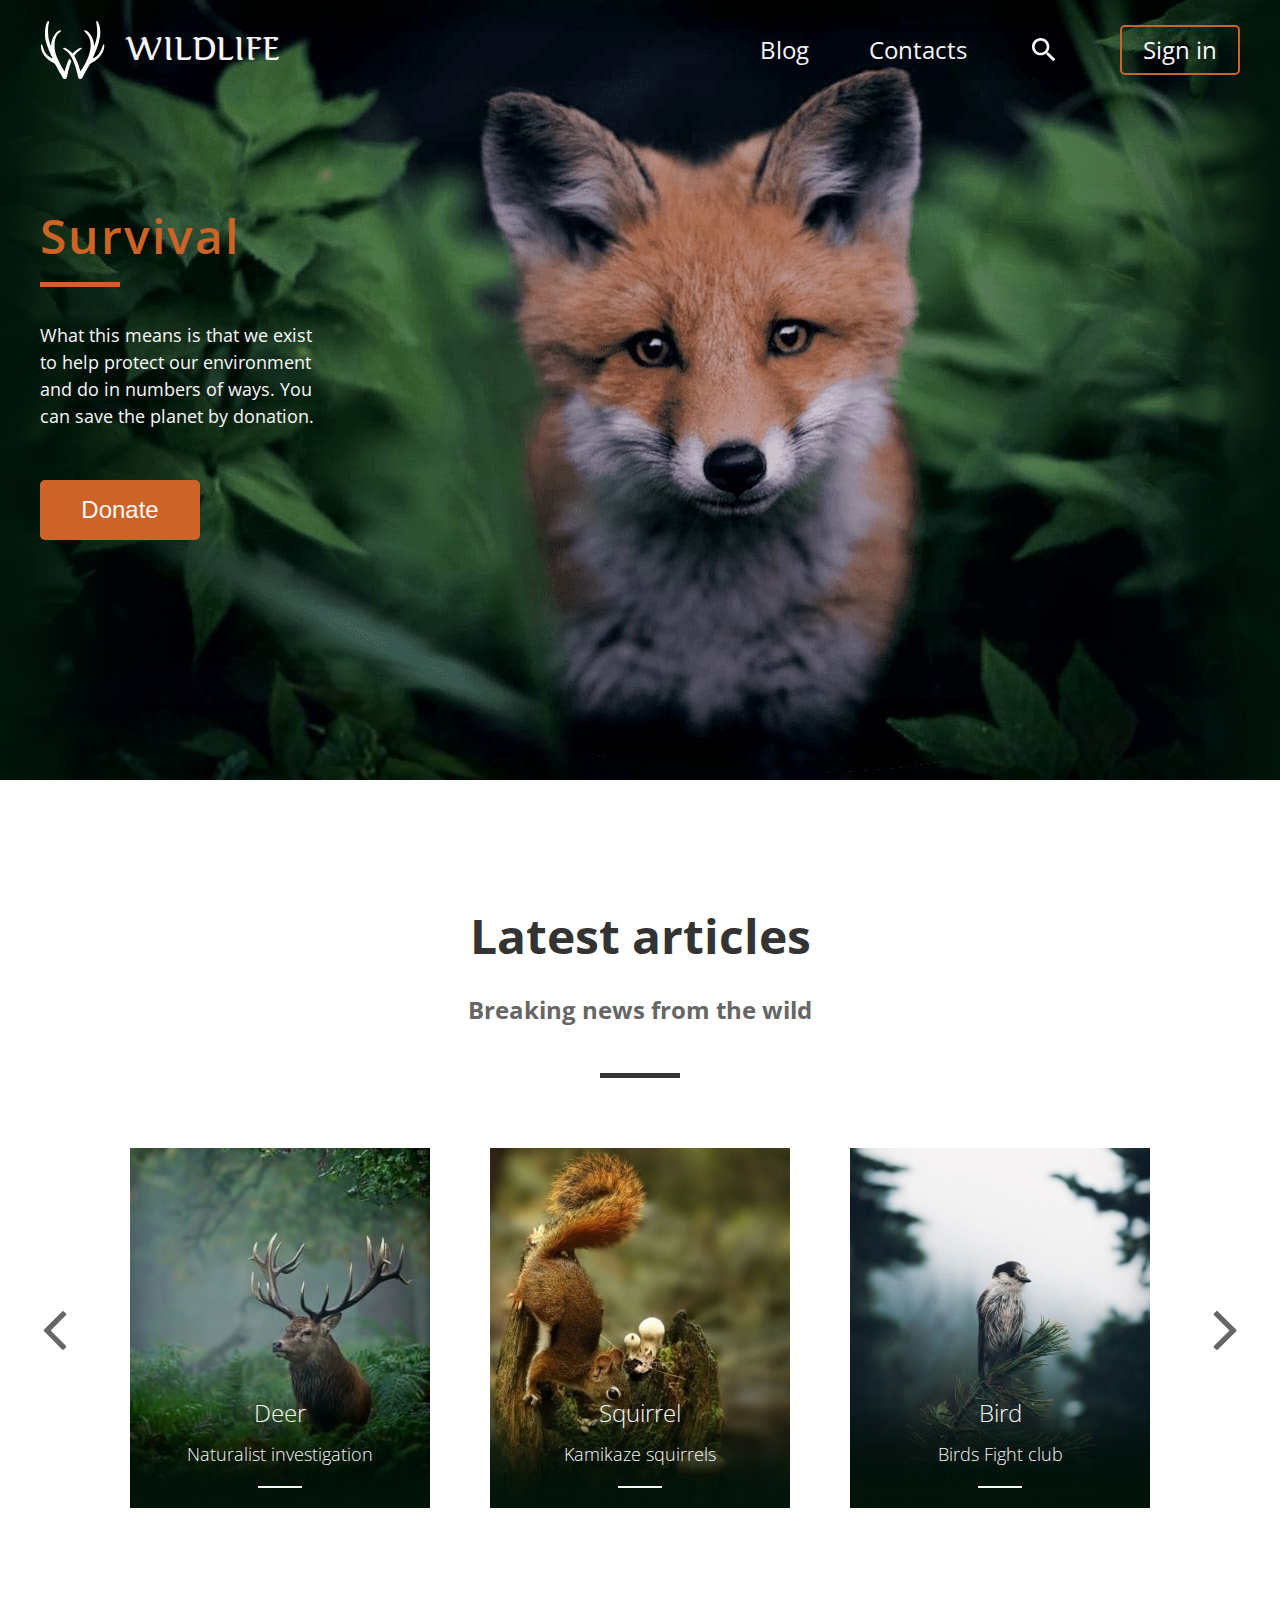
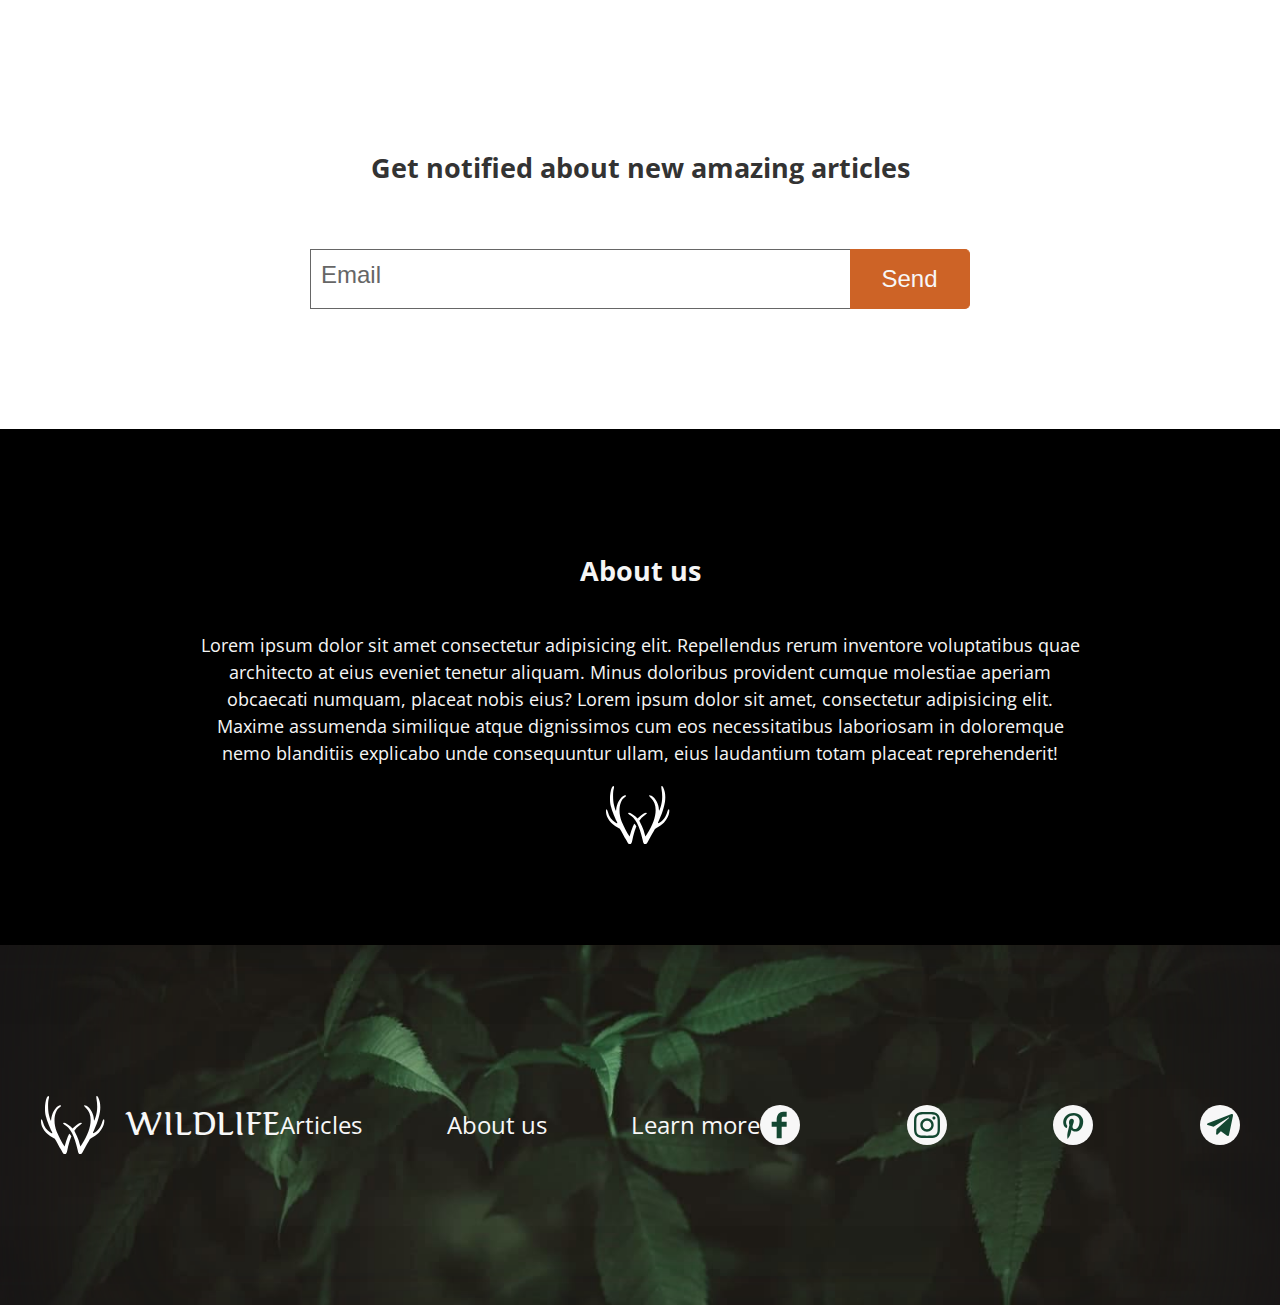
<file: 06-build-page/project-dist/index.html>
<!DOCTYPE html>
<html lang="en">
  <head>
    <meta charset="UTF-8" />
    <meta name="viewport" content="width=device-width, initial-scale=1.0" />
    <link
      href="https://fonts.googleapis.com/css2?family=Open+Sans:wght@100;300;400;600&display=swap"
      rel="stylesheet"
    />
    <link rel="stylesheet" href="style.css" />
    <title>wildlife</title>
  </head>

  <body>
    <header class="header">
  <div class="container">
    <div class="inner-container">
      <nav class="main-nav">
        <div class="logo">
          <div class="logo-icon"></div>
          <h1>wildlife</h1>
        </div>
        <ul class="nav-list">
          <li class="list-item"><a href="#">Blog</a></li>
          <li class="list-item"><a href="#">Contacts</a></li>
          <li class="list-item search"><a href="#"></a></li>
          <li class="list-item login"><a href="#">Sign in</a></li>
        </ul>
      </nav>
      <div class="header-promo">
        <h2 class="header-title">Survival</h2>
        <p class="header-text">
          What this means is that we exist to help protect our environment
          and do in numbers of ways. You can save the planet by donation.
        </p>
        <button class="header-button">Donate</button>
      </div>
    </div>
  </div>
</header>

    <main class="main"><div class="container">
  <div class="inner-container">
    <h2 class="main-title">Latest articles</h2>
    <h3 class="main-subtitle">Breaking news from the wild</h3>
    <div class="slider">
      <a class="arrow arrow-left"></a>
      <div class="item item1">
        <a href="#">
          <h2 class="item-title">Deer</h2>
          <h3 class="item-subtitle">Naturalist investigation</h3>
        </a>
      </div>
      <div class="item item2">
        <a href="#">
          <h2 class="item-title">Squirrel</h2>
          <h3 class="item-subtitle">Kamikaze squirrels</h3>
        </a>
      </div>
      <div class="item item3">
        <a href="#">
          <h2 class="item-title">Bird</h2>
          <h3 class="item-subtitle">Birds Fight club</h3>
        </a>
      </div>
      <a class="arrow arrow-right"></a>
    </div>
    <div class="mail">
      <h2 class="mail-title">Get notified about new amazing articles</h2>
      <form action="#" method="post" class="mail-form">
        <input
          type="text"
          class="mail-input"
          placeholder="Email"
          required
          autofocus
        />
        <input type="submit" class="mail-button" value="Send"/>
      </form>
    </div>
  </div>
</div>
 <div class="about-container">
  <h2>About us</h2>
  <p class="about-text">
    Lorem ipsum dolor sit amet consectetur adipisicing elit. Repellendus rerum
    inventore voluptatibus quae architecto at eius eveniet tenetur aliquam.
    Minus doloribus provident cumque molestiae aperiam obcaecati numquam,
    placeat nobis eius? Lorem ipsum dolor sit amet, consectetur adipisicing
    elit. Maxime assumenda similique atque dignissimos cum eos necessitatibus
    laboriosam in doloremque nemo blanditiis explicabo unde consequuntur ullam,
    eius laudantium totam placeat reprehenderit!
  </p>
  <div class="logo-icon"></div>
</div>
</main>
    <footer class="footer">
  <div class="container">
    <div class="inner-container footer-inner-container">
      <div class="logo">
        <div class="logo-icon"></div>
        <h2>wildlife</h2>
      </div>
      <ul class="nav-list">
        <li class="list-item"><a href="#">Articles</a></li>
        <li class="list-item"><a href="#">About us</a></li>
        <li class="list-item"><a href="#">Learn more</a></li>
      </ul>
      <ul class="nav-list social-list">
        <li class="list-item social-item fb"><a href="#"></a></li>
        <li class="list-item social-item instagramm"><a href="#"></a></li>
        <li class="list-item social-item pinterest"><a href="#"></a></li>
        <li class="list-item social-item telegram"><a href="#"></a></li>
      </ul>
    </div>
  </div>
</footer>

  </body>
</html>
</file>
<file: 06-build-page/project-dist/style.css>
.about-container {
  padding-top: 100px;
  padding-bottom: 100px;

  display: flex;
  flex-direction: column;
  justify-content: space-between;
  align-items: center;

  text-align: center;

  background-color: black;
  color: whitesmoke;
}

.about-text {
  width: 70%;
}


footer {
  background-color: #181617;
}

footer .container {
  background-image: url('assets/img/footer.jpg');
  background-size: cover;
  box-shadow: -150px 0 150px -100px #181617 inset, 150px 0 150px -100px #181617 inset;
}

.footer-inner-container {
  display: flex;
  align-items: center;
  justify-content: space-between;  
  min-height: 360px;
}

.social-list {
  width: 240px;
  display: flex;
  justify-content: space-between;
  align-items: center;
}

.social-item {
  width: 40px;
  height: 40px;
  border-radius: 20px;
}

.social-item a {
  display: block;
  width: 40px;
  height: 40px;
  border-radius: 20px;
  background-color: #f7f7f7;
  background-size: contain;
  background-position: center center;
  background-repeat: no-repeat;
}

.fb a {
  background-image: url('assets/svg/facebook.svg');
}

.instagramm a {
  background-image: url('assets/svg/instagram.svg');
  background-size: 26px;
}

.pinterest a {
  background-image: url('assets/svg/pinterest.svg');
}

.telegram a {
  background-image: url('assets/svg/telegram.svg');
  background-size: 26px;
}
@font-face {
  font-family: 'Karolina';
  src: url('assets/fonts/Karolina-Regular.woff2') format('woff2');
  font-weight: normal;
  font-style: normal;
}

* {
  box-sizing: border-box;
}

body {
  margin: 0;
  padding: 0;
  font-family: 'Open Sans', sans-serif;
  font-size: 18px;
  line-height: 1.5;
}

.inner-container {
  max-width: 1200px;
  margin: 0 auto;
}

header {
  background-color: #02160b;
}

header .container {
  min-height: 780px;
  background-image: url('assets/img/header.jpg');
  background-size: cover;
  padding-top: 20px;
  box-shadow: -150px 0 150px -100px #02160b inset, 150px 0 150px -100px #02160b inset, -100px 0 100px -90px #02160b inset, 100px 0 100px -90px #02160b inset, -50px 0 50px -40px #02160b inset, 50px 0 50px -40px #02160b inset;
}

.main-nav {
  display: flex;
  align-items: center;
  justify-content: space-between;
  margin-bottom: 120px;
}

.nav-list {
  display: flex;
  align-items: center;
  justify-content: space-between;
  width: 480px;
  padding: 0;
  margin: 0;
  height: 60px;
}

.list-item {
  padding: 0;
  margin: 0;
  list-style: none;
}

.list-item a {
  font-size: 24px;
  line-height: 60px;
  color: #f7f7f7;
  text-decoration: none;
  transition: .3s;
}

.list-item:hover a {
  color: #cd6326;
}

.logo {
  display: flex;
  align-items: center;
  justify-content: space-between;
  width: 240px;
  height: 60px;
}

.logo-icon {
  width: 70px;
  height: 60px;
  background-image: url('assets/svg/logo.svg');
  background-size: contain;
  background-position: left center;
  background-repeat: no-repeat;  
}

.logo h1,
.logo h2 {
  padding: 0;
  margin: 0;
  font-family: 'Karolina';
  font-size: 32px;
  color: #f7f7f7;
  line-height: 60px;
  text-transform: uppercase;
  font-weight: 300;
}

.search {
  width: 32px;
  height: 32px;
  background-image: url('assets/svg/search.svg');
  background-size: contain;
  background-position: center center;
  background-repeat: no-repeat;  
  cursor: pointer;
}

.login {
  width: 120px;
  height: 50px;
  border: 2px solid #cd6326;  
  border-radius: 5px;
  text-align: center;
  transition: .3s;
}

.login:hover {
  background-color: #cd6326;
  border-color: #cd6326;
}

.login:active {
  background-color: #8F5515;
  border-color: #8F5515;
}

.login a,
.login:hover a,
.login:active a {
  color: #f7f7f7;
  line-height: 46px;
}

.header-title {
  position: relative;
  font-size: 48px;
  font-weight: 600;
  color: #cd6326;
  letter-spacing: 2px;
  margin-bottom: 50px;
}

.header-title::after {
  content: '';
  position: absolute;
  left: 0;
  bottom: -15px;
  width: 80px;
  height: 5px;
  background-color: #cd6326;
}

.header-text {
  width: 280px;
  color: #f7f7f7;
  margin-bottom: 50px;
}

.header-button {
  width: 160px;
  height: 60px;
  color: #f7f7f7;
  background-color: #cd6326;
  border-radius: 5px;
  font-size: 24px;
  border: 0;
  outline: 0;
  cursor: pointer;
  transition: .3s;
}

.header-button:hover {
  background-color: #E4902D;
}

.header-button:active {
  background-color: #8F5515;
}

main .container {
  padding-top: 120px;
  padding-bottom: 120px;
}

.main-title {
  font-size: 48px;
  color: #333;
  text-align: center;
  margin: 0;
  padding: 0;
  margin-bottom: 20px;
}

.main-subtitle {
  position: relative;
  font-size: 24px;
  color: #666;
  text-align: center;
  margin: 0;
  margin-bottom: 120px;
  padding: 0;
}

.main-subtitle::after {
  content: '';
  position: absolute;
  left: 50%;
  margin-left: -40px;
  bottom: -50px;
  width: 80px;
  height: 5px;
  background-color: #333;
}

.slider {
  display: flex;
  align-items: center;
  justify-content: space-between;
  margin-bottom: 240px;
}

.item a {
  display: flex;
  align-items: center;
  justify-content: flex-end;
  flex-direction: column;
  width: 300px;
  height: 360px;
  background-size: cover;
  background-repeat: no-repeat;  
  text-decoration: none;
  box-shadow: 0 -150px 150px -120px #02160b inset, 0 -100px 100px -80px #02160b inset, 0 -50px 50px -40px #02160b inset;
}

.item1 {
  background-image: url('assets/img/item1.jpg');
}

.item2 {
  background-image: url('assets/img/item2.jpg');
}

.item3 {
  background-image: url('assets/img/item3.jpg');
}

.item-title {
  font-size: 24px;
  font-weight: 300;
  color: #f7f7f7;
  text-align: center;
  margin: 0;
  padding: 0;
  margin-bottom: 10px;
}

.item-subtitle {
  position: relative;
  font-size: 18px;
  font-weight: 100;
  color: #f7f7f7;
  text-align: center;
  margin: 0;
  margin-bottom: 40px;
  padding: 0;
}

.item-subtitle::after {
  content: '';
  position: absolute;
  left: 50%;
  margin-left: -22px;
  bottom: -20px;
  width: 44px;
  height: 2px;
  background-color: #f7f7f7;
}

.arrow {
  width: 30px;
  height: 70px;
  background-size: contain;
  background-position: center center;
  background-repeat: no-repeat;
  cursor: pointer;
}

.arrow-left {
  background-image: url('assets/svg/arrow-left.svg');
}

.arrow-right {
  background-image: url('assets/svg/arrow-right.svg');
}

.mail-form {
  display: flex;
  height: 60px;
  justify-content: center;
}

.mail-title {
  padding: 0;
  margin: 0;
  margin-bottom: 60px;
  text-align: center;
  color: #333;
}

.mail-input {
  box-sizing: border-box;
  width: 540px;
  height: 60px;
  padding: 10px;
  background-color:transparent;
  border: 1px solid #666;
  border-right: 0;
  outline: 0;
}

.mail-input::placeholder {
  font-size: 24px;
  line-height: 58px;
  color: #666;
}

.mail-button {
  width: 120px;
  height: 60px;
  color: #f7f7f7;
  background-color: #cd6326;  
  font-size: 24px;
  border: 1px solid #cd6326;
  border-radius: 0 5px 5px 0;
  border-left: 0;
  cursor: pointer;
  transition: .3s;
}

.mail-button:hover {
  background-color: #E4902D;
  border-color: #E4902D;
  outline: 0;
}

.mail-button:active {
  background-color: #8F5515;
  border-color: #8F5515;
  outline: 0;
}
</file>
